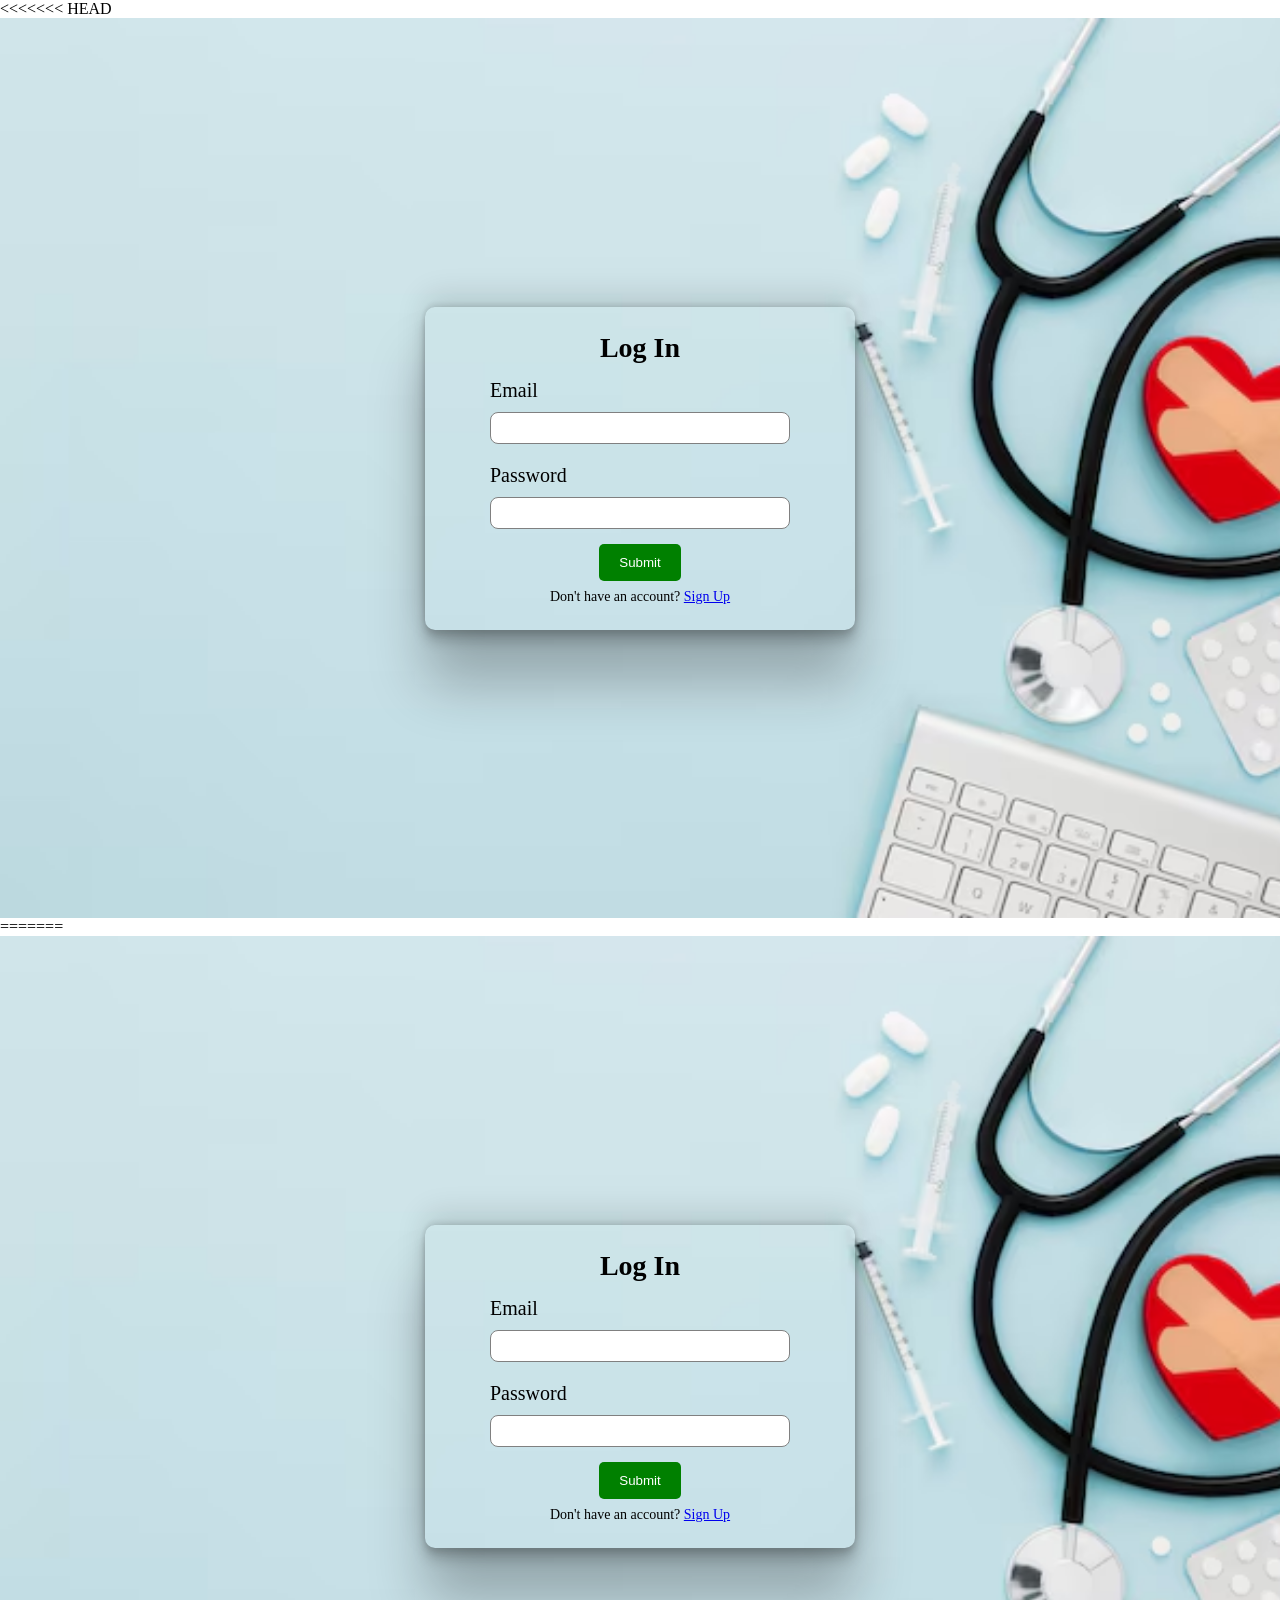
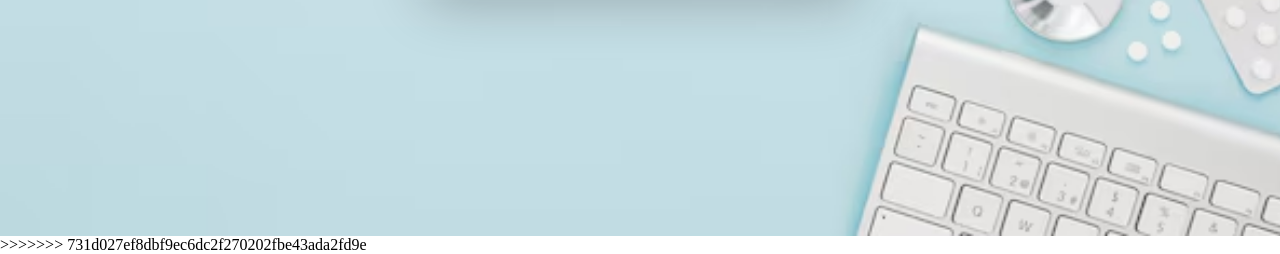
<file: templates/login.html>
<<<<<<< HEAD
<!DOCTYPE html>
<html>
<head>
    <title>Log In Form</title>
    <style>
        * {
            margin: 0px;
        }
        .main {
            background-image: url("/static/images/backg.avif");
            background-size: cover;
            height: 100vh;
            width: 100vw;
            display: flex;
            flex-direction: column;
            justify-content: center;
            align-items: center;
        }
        .box {
            margin: 80px;
            padding: 25px;
            padding-left: 50px;
            padding-right: 50px;
            border-radius: 10px;
            box-shadow: rgba(0, 0, 0, 0.25) 0px 54px 55px, rgba(0, 0, 0, 0.12) 0px -12px 30px, rgba(0, 0, 0, 0.12) 0px 4px 6px, rgba(0, 0, 0, 0.17) 0px 12px 13px, rgba(0, 0, 0, 0.09) 0px -3px 5px;
        }
        .set {
            margin: 10px;
            display: flex;
            flex-direction: column; 
        }
        .label {
            margin: 5px;
            font-family: Roboto;
            font-size: 20px;
        }
        .input {
            width: 300px;
            height: 32px;
            border-radius: 8px;
            border: 1px solid grey;
            margin: 5px;
        }
        .head {
            font-size: 28px;
            font-family: Roboto;
            text-align: center;
            color: black;
        }
        .button {
            padding: 11px;
            padding-left: 20px;
            padding-right: 20px;
            color: #ffffff;
            border: 0px solid;
            border-radius: 5px;
            background-color: green;
        }
        .set1 {
            display: flex;
            flex-direction: row;
            justify-content: center;
            align-items: center;
            margin: 8px;
        }
        .para {
            text-align: center;
            font-family: Roboto;
            font-size: 14px;
        }
    </style>
</head>
<body>
    <div class="main">
        <div class="box">
            <h1 class="head">Log In</h1>
            <form id="login-form">
                <div class="set">
                    <label for="email" class="label">Email</label>
                    <input type="email" class="input" id="email" name="email" required />
                </div>
                <div class="set">
                    <label for="password" class="label">Password</label>
                    <input type="password" class="input" id="password" name="password" required />
                </div>
                <div class="set1">
                    <button type="submit" class="button">Submit</button>
                </div>
            </form>
            <p class="para">Don't have an account? <a href="/signup">Sign Up</a></p>
        </div>
    </div>

    <script>
        document.getElementById('login-form').addEventListener('submit', function(event) {
            event.preventDefault();
            const email = document.getElementById('email').value;
            const password = document.getElementById('password').value;

            fetch('/login', {
                method: 'POST',
                headers: {
                    'Content-Type': 'application/json'
                },
                body: JSON.stringify({ email, password })
            })
            .then(response => response.json())
            .then(data => {
                alert(data.message);
                if (data.message === 'Login successful') {
                    window.location.href = '/dashboard'; 
                }
            })
            .catch(error => {
                console.error('Error:', error);
            });
        });
    </script>
</body>
</html>
=======
<!DOCTYPE html>
<html>
<head>
    <title>Log In Form</title>
    <style>
        * {
            margin: 0px;
        }
        .main {
            background-image: url("/static/images/backg.avif");
            background-size: cover;
            height: 100vh;
            width: 100vw;
            display: flex;
            flex-direction: column;
            justify-content: center;
            align-items: center;
        }
        .box {
            margin: 80px;
            padding: 25px;
            padding-left: 50px;
            padding-right: 50px;
            border-radius: 10px;
            box-shadow: rgba(0, 0, 0, 0.25) 0px 54px 55px, rgba(0, 0, 0, 0.12) 0px -12px 30px, rgba(0, 0, 0, 0.12) 0px 4px 6px, rgba(0, 0, 0, 0.17) 0px 12px 13px, rgba(0, 0, 0, 0.09) 0px -3px 5px;
        }
        .set {
            margin: 10px;
            display: flex;
            flex-direction: column; 
        }
        .label {
            margin: 5px;
            font-family: Roboto;
            font-size: 20px;
        }
        .input {
            width: 300px;
            height: 32px;
            border-radius: 8px;
            border: 1px solid grey;
            margin: 5px;
        }
        .head {
            font-size: 28px;
            font-family: Roboto;
            text-align: center;
            color: black;
        }
        .button {
            padding: 11px;
            padding-left: 20px;
            padding-right: 20px;
            color: #ffffff;
            border: 0px solid;
            border-radius: 5px;
            background-color: green;
        }
        .set1 {
            display: flex;
            flex-direction: row;
            justify-content: center;
            align-items: center;
            margin: 8px;
        }
        .para {
            text-align: center;
            font-family: Roboto;
            font-size: 14px;
        }
    </style>
</head>
<body>
    <div class="main">
        <div class="box">
            <h1 class="head">Log In</h1>
            <form id="login-form">
                <div class="set">
                    <label for="email" class="label">Email</label>
                    <input type="email" class="input" id="email" name="email" required />
                </div>
                <div class="set">
                    <label for="password" class="label">Password</label>
                    <input type="password" class="input" id="password" name="password" required />
                </div>
                <div class="set1">
                    <button type="submit" class="button">Submit</button>
                </div>
            </form>
            <p class="para">Don't have an account? <a href="/signup">Sign Up</a></p>
        </div>
    </div>

    <script>
        document.getElementById('login-form').addEventListener('submit', function(event) {
            event.preventDefault();
            const email = document.getElementById('email').value;
            const password = document.getElementById('password').value;

            fetch('/login', {
                method: 'POST',
                headers: {
                    'Content-Type': 'application/json'
                },
                body: JSON.stringify({ email, password })
            })
            .then(response => response.json())
            .then(data => {
                alert(data.message);
                if (data.message === 'Login successful') {
                    window.location.href = '/dashboard'; 
                }
            })
            .catch(error => {
                console.error('Error:', error);
            });
        });
    </script>
</body>
</html>
>>>>>>> 731d027ef8dbf9ec6dc2f270202fbe43ada2fd9e
</file>
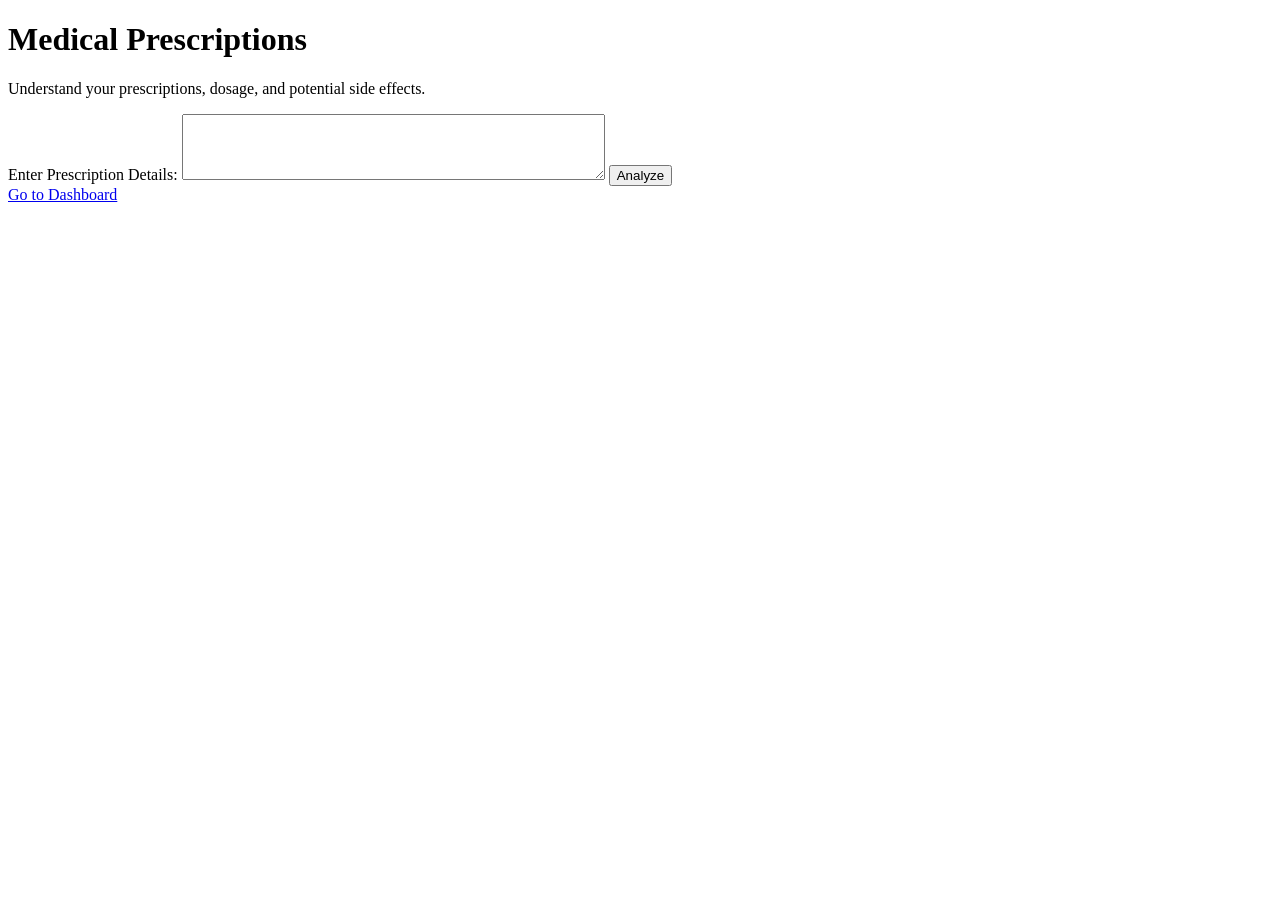
<file: templates/prescriptions.html>
<!DOCTYPE html>
<html lang="en">
<head>
    <meta charset="UTF-8">
    <meta name="viewport" content="width=device-width, initial-scale=1.0">
    <title>Medical Prescriptions</title>
</head>
<body>
    <h1>Medical Prescriptions</h1>
    <p>Understand your prescriptions, dosage, and potential side effects.</p>
    <form action="/analyze_prescription" method="POST">
        <label for="prescription">Enter Prescription Details:</label>
        <textarea id="prescription" name="prescription" rows="4" cols="50" required></textarea>
        <button type="submit">Analyze</button>
    </form>
    <div class="text-center mt-4">
        <a href="/dashboard" class="btn btn-dashboard">Go to Dashboard</a>
    </div>
</body>
</html>
</file>
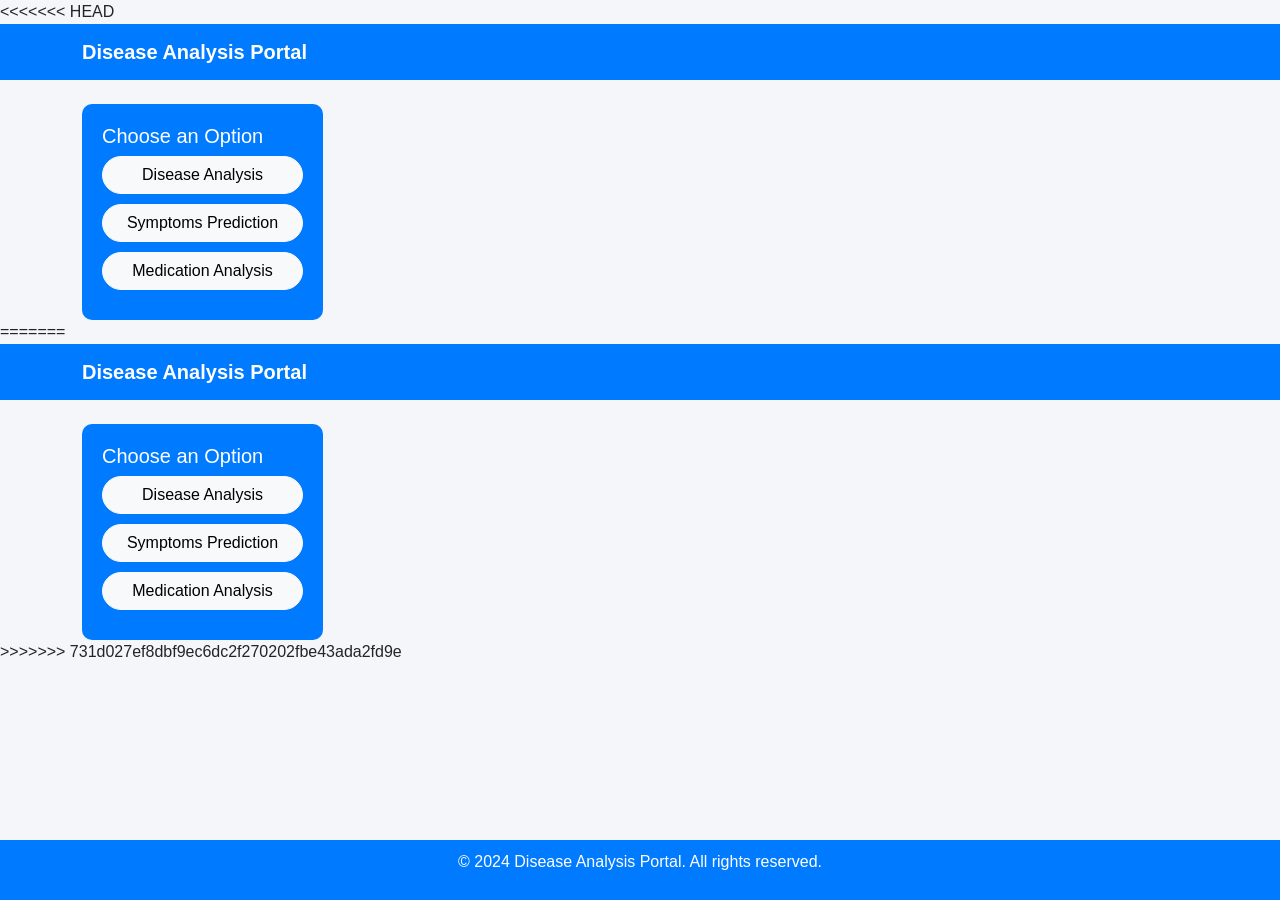
<file: templates/research.html>
<<<<<<< HEAD
<!DOCTYPE html>
<html lang="en">
<head>
    <meta charset="UTF-8">
    <meta name="viewport" content="width=device-width, initial-scale=1.0">
    <title>Disease Analysis Portal</title>
    <link href="https://cdn.jsdelivr.net/npm/bootstrap@5.3.0-alpha1/dist/css/bootstrap.min.css" rel="stylesheet">
    <style>
        body {
            background-color: #f4f6f9;
            font-family: 'Arial', sans-serif;
        }
        .navbar {
            background-color: #007bff;
        }
        .navbar-brand {
            color: white;
            font-weight: bold;
        }
        .section {
            padding: 20px;
            margin: 20px 0;
            background: white;
            box-shadow: 0 4px 6px rgba(0, 0, 0, 0.1);
            border-radius: 10px;
        }
        .btn-primary {
            background-color: #007bff;
        }
        footer {
            background-color: #007bff;
            color: white;
            padding: 10px 0;
            text-align: center;
            position: fixed;
            bottom: 0;
            width: 100%;
        }
        .page-content {
            display: none;
            overflow-x: hidden;
        }
        

        .sidebar {
            background-color: #007bff;
            color: white;
            padding: 20px;
            border-radius: 10px;
            margin-right: 20px;
        }
        .sidebar .btn {
            width: 100%;
            margin-bottom: 10px;
            border-radius: 25px;
        }
        .sidebar .btn:hover {
            background-color: #ffbb33;
            color: white;
        }
    </style>
</head>
<body>

    <nav class="navbar navbar-expand-lg">
        <div class="container">
            <a class="navbar-brand" href="#">Disease Analysis Portal</a>
        </div>
    </nav>

    <div class="container mt-4">
        <div class="row">
            <!-- Left Sidebar with Button Links -->
            <div class="col-md-3">
                <div class="sidebar">
                    <h5>Choose an Option</h5>
                    <button class="btn btn-light" onclick="openPage('diseaseAnalysisPage')">Disease Analysis</button>
                    <button class="btn btn-light" onclick="openPage('symptomsPredictionPage')">Symptoms Prediction</button>
                    <button class="btn btn-light" onclick="openPage('medicationAnalysisPage')">Medication Analysis</button>
                </div>
            </div>

            <!-- Right Side for Content -->
            <div class="col-md-9">
                <!-- Disease Analysis Section (Initially hidden) -->
                <div class="row page-content" id="diseaseAnalysisPage">
                    <div class="col-md-12">
                        <div class="section">
                            <h4 class="text-center">Disease Analysis</h4>
                            <div class="mb-3">
                                <label for="diseaseInput" class="form-label">Enter Disease Name</label>
                                <input type="text" class="form-control" id="diseaseInput" placeholder="E.g., Diabetes">
                            </div>
                            <button class="btn btn-primary w-100" onclick="fetchPrecautions()">Get Precautions</button>
                            <div id="diseaseResult" class="mt-3"></div>
                        </div>
                    </div>
                </div>

                <!-- Symptoms Prediction Section (Initially hidden) -->
                <div class="row page-content" id="symptomsPredictionPage">
                    <div class="col-md-12">
                        <div class="section">
                            <h4 class="text-center">Symptoms Prediction</h4>
                            <div class="mb-3">
                                <label for="symptomsInput" class="form-label">Enter Symptoms</label>
                                <input type="text" class="form-control" id="symptomsInput" placeholder="E.g., Fever, Cough">
                            </div>
                            <button class="btn btn-primary w-100" onclick="fetchDiseases()">Predict Diseases</button>
                            <div id="symptomsResult" class="mt-3"></div>
                        </div>
                    </div>
                </div>

                <!-- Medication Analysis Section (Initially hidden) -->
                <div class="row page-content" id="medicationAnalysisPage">
                    <div class="col-md-12">
                        <div class="section">
                            <h4 class="text-center">Medication Analysis</h4>
                            <div class="mb-3">
                                <label for="medicineInput" class="form-label">Enter Medicine Name</label>
                                <input type="text" class="form-control" id="medicineInput" placeholder="E.g., Paracetamol">
                            </div>
                            <button class="btn btn-primary w-100" onclick="fetchMedicineInfo()">Get Medication Info</button>
                            <div id="medicineResult" class="mt-3"></div>
                        </div>
                    </div>
                </div>
            </div>
        </div>
    </div>

    <footer>
        <p>&copy; 2024 Disease Analysis Portal. All rights reserved.</p>
    </footer>

    <script>
        const apiBaseUrl = 'http://127.0.0.1:5000';

        function openPage(pageId) {
            // Hide all pages
            const pages = document.querySelectorAll('.page-content');
            pages.forEach(page => page.style.display = 'none');
            
            // Show the selected page
            document.getElementById(pageId).style.display = 'block';
        }

        function fetchPrecautions() {
            const disease = document.getElementById('diseaseInput').value.trim();
            if (!disease) {
                alert('Please enter a disease name');
                return;
            }
            
            fetch(`${apiBaseUrl}/get_precautions?disease=${encodeURIComponent(disease)}`)
                .then(response => response.json())
                .then(data => {
                    const resultDiv = document.getElementById('diseaseResult');
                    resultDiv.innerHTML = data.error ? `<p class='text-danger'>${data.error}</p>` : `<h5>${data.disease}</h5><ul>${data.precautions.map(p => `<li>${p}</li>`).join('')}</ul>`;
                })
                .catch(error => console.error('Error:', error));
        }

        function fetchDiseases() {
            const symptoms = document.getElementById('symptomsInput').value.trim();
            if (!symptoms) {
                alert('Please enter symptoms');
                return;
            }

            fetch(`${apiBaseUrl}/get_diseases?symptoms=${encodeURIComponent(symptoms)}`)
                .then(response => response.json())
                .then(data => {
                    const resultDiv = document.getElementById('symptomsResult');
                    resultDiv.innerHTML = data.error ? `<p class='text-danger'>${data.error}</p>` : `<ul>${data.diseases.map(d => `<li>${d}</li>`).join('')}</ul>`;
                })
                .catch(error => console.error('Error:', error));
        }

        function fetchMedicineInfo() {
            const medicine = document.getElementById('medicineInput').value.trim();
            if (!medicine) {
                alert('Please enter a medicine name');
                return;
            }

            fetch(`${apiBaseUrl}/medicine?medicine_name=${encodeURIComponent(medicine)}`)
                .then(response => response.json())
                .then(data => {
                    const resultDiv = document.getElementById('medicineResult');
                    resultDiv.innerHTML = data.error ? `<p class='text-danger'>${data.error}</p>` : `<pre>${data.medicine_info}</pre>`;
                })
                .catch(error => console.error('Error:', error));
        }
    </script>
</body>
</html>
=======
<!DOCTYPE html>
<html lang="en">
<head>
    <meta charset="UTF-8">
    <meta name="viewport" content="width=device-width, initial-scale=1.0">
    <title>Disease Analysis Portal</title>
    <link href="https://cdn.jsdelivr.net/npm/bootstrap@5.3.0-alpha1/dist/css/bootstrap.min.css" rel="stylesheet">
    <style>
        body {
            background-color: #f4f6f9;
            font-family: 'Arial', sans-serif;
        }
        .navbar {
            background-color: #007bff;
        }
        .navbar-brand {
            color: white;
            font-weight: bold;
        }
        .section {
            padding: 20px;
            margin: 20px 0;
            background: white;
            box-shadow: 0 4px 6px rgba(0, 0, 0, 0.1);
            border-radius: 10px;
        }
        .btn-primary {
            background-color: #007bff;
        }
        footer {
            background-color: #007bff;
            color: white;
            padding: 10px 0;
            text-align: center;
            position: fixed;
            bottom: 0;
            width: 100%;
        }
        .page-content {
            display: none;
            overflow-x: hidden;
        }
        

        .sidebar {
            background-color: #007bff;
            color: white;
            padding: 20px;
            border-radius: 10px;
            margin-right: 20px;
        }
        .sidebar .btn {
            width: 100%;
            margin-bottom: 10px;
            border-radius: 25px;
        }
        .sidebar .btn:hover {
            background-color: #ffbb33;
            color: white;
        }
    </style>
</head>
<body>

    <nav class="navbar navbar-expand-lg">
        <div class="container">
            <a class="navbar-brand" href="#">Disease Analysis Portal</a>
        </div>
    </nav>

    <div class="container mt-4">
        <div class="row">
            <!-- Left Sidebar with Button Links -->
            <div class="col-md-3">
                <div class="sidebar">
                    <h5>Choose an Option</h5>
                    <button class="btn btn-light" onclick="openPage('diseaseAnalysisPage')">Disease Analysis</button>
                    <button class="btn btn-light" onclick="openPage('symptomsPredictionPage')">Symptoms Prediction</button>
                    <button class="btn btn-light" onclick="openPage('medicationAnalysisPage')">Medication Analysis</button>
                </div>
            </div>

            <!-- Right Side for Content -->
            <div class="col-md-9">
                <!-- Disease Analysis Section (Initially hidden) -->
                <div class="row page-content" id="diseaseAnalysisPage">
                    <div class="col-md-12">
                        <div class="section">
                            <h4 class="text-center">Disease Analysis</h4>
                            <div class="mb-3">
                                <label for="diseaseInput" class="form-label">Enter Disease Name</label>
                                <input type="text" class="form-control" id="diseaseInput" placeholder="E.g., Diabetes">
                            </div>
                            <button class="btn btn-primary w-100" onclick="fetchPrecautions()">Get Precautions</button>
                            <div id="diseaseResult" class="mt-3"></div>
                        </div>
                    </div>
                </div>

                <!-- Symptoms Prediction Section (Initially hidden) -->
                <div class="row page-content" id="symptomsPredictionPage">
                    <div class="col-md-12">
                        <div class="section">
                            <h4 class="text-center">Symptoms Prediction</h4>
                            <div class="mb-3">
                                <label for="symptomsInput" class="form-label">Enter Symptoms</label>
                                <input type="text" class="form-control" id="symptomsInput" placeholder="E.g., Fever, Cough">
                            </div>
                            <button class="btn btn-primary w-100" onclick="fetchDiseases()">Predict Diseases</button>
                            <div id="symptomsResult" class="mt-3"></div>
                        </div>
                    </div>
                </div>

                <!-- Medication Analysis Section (Initially hidden) -->
                <div class="row page-content" id="medicationAnalysisPage">
                    <div class="col-md-12">
                        <div class="section">
                            <h4 class="text-center">Medication Analysis</h4>
                            <div class="mb-3">
                                <label for="medicineInput" class="form-label">Enter Medicine Name</label>
                                <input type="text" class="form-control" id="medicineInput" placeholder="E.g., Paracetamol">
                            </div>
                            <button class="btn btn-primary w-100" onclick="fetchMedicineInfo()">Get Medication Info</button>
                            <div id="medicineResult" class="mt-3"></div>
                        </div>
                    </div>
                </div>
            </div>
        </div>
    </div>

    <footer>
        <p>&copy; 2024 Disease Analysis Portal. All rights reserved.</p>
    </footer>

    <script>
        const apiBaseUrl = 'http://127.0.0.1:5000';

        function openPage(pageId) {
            // Hide all pages
            const pages = document.querySelectorAll('.page-content');
            pages.forEach(page => page.style.display = 'none');
            
            // Show the selected page
            document.getElementById(pageId).style.display = 'block';
        }

        function fetchPrecautions() {
            const disease = document.getElementById('diseaseInput').value.trim();
            if (!disease) {
                alert('Please enter a disease name');
                return;
            }
            
            fetch(`${apiBaseUrl}/get_precautions?disease=${encodeURIComponent(disease)}`)
                .then(response => response.json())
                .then(data => {
                    const resultDiv = document.getElementById('diseaseResult');
                    resultDiv.innerHTML = data.error ? `<p class='text-danger'>${data.error}</p>` : `<h5>${data.disease}</h5><ul>${data.precautions.map(p => `<li>${p}</li>`).join('')}</ul>`;
                })
                .catch(error => console.error('Error:', error));
        }

        function fetchDiseases() {
            const symptoms = document.getElementById('symptomsInput').value.trim();
            if (!symptoms) {
                alert('Please enter symptoms');
                return;
            }

            fetch(`${apiBaseUrl}/get_diseases?symptoms=${encodeURIComponent(symptoms)}`)
                .then(response => response.json())
                .then(data => {
                    const resultDiv = document.getElementById('symptomsResult');
                    resultDiv.innerHTML = data.error ? `<p class='text-danger'>${data.error}</p>` : `<ul>${data.diseases.map(d => `<li>${d}</li>`).join('')}</ul>`;
                })
                .catch(error => console.error('Error:', error));
        }

        function fetchMedicineInfo() {
            const medicine = document.getElementById('medicineInput').value.trim();
            if (!medicine) {
                alert('Please enter a medicine name');
                return;
            }

            fetch(`${apiBaseUrl}/medicine?medicine_name=${encodeURIComponent(medicine)}`)
                .then(response => response.json())
                .then(data => {
                    const resultDiv = document.getElementById('medicineResult');
                    resultDiv.innerHTML = data.error ? `<p class='text-danger'>${data.error}</p>` : `<pre>${data.medicine_info}</pre>`;
                })
                .catch(error => console.error('Error:', error));
        }
    </script>
</body>
</html>
>>>>>>> 731d027ef8dbf9ec6dc2f270202fbe43ada2fd9e
</file>
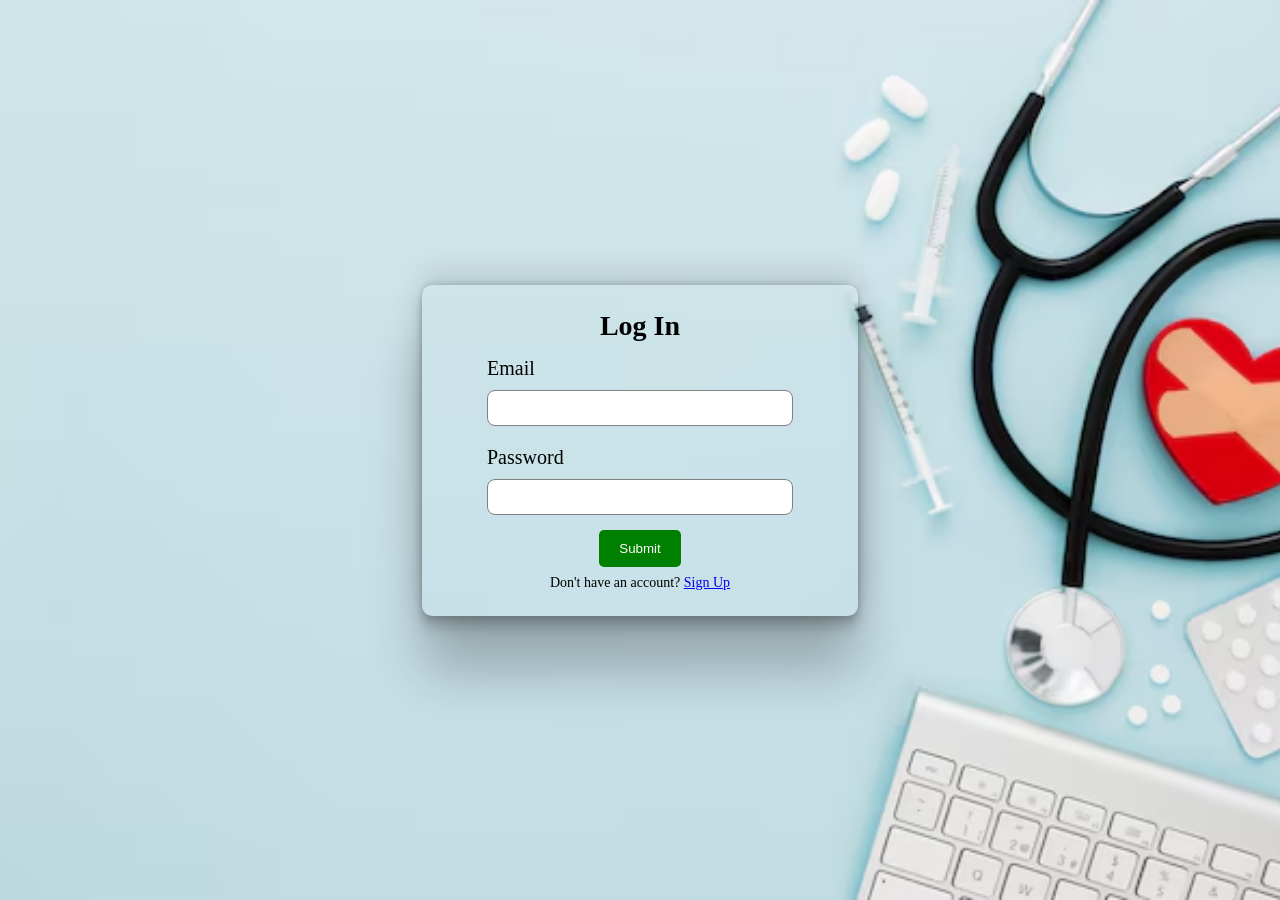
<file: templates/signin.html>
<!DOCTYPE html>
<html>
<head>
    <title>Log In Form</title>
    <style>
        * {
            margin: 0px;
        }
        .main {
            background-image: url("/static/images/backg.avif");
            background-size: cover;
            height: 100vh;
            width: 100vw;
            display: flex;
            flex-direction: column;
            justify-content: center;
            align-items: center;
        }
        .box {
            margin: 80px;
            padding: 25px;
            padding-left: 50px;
            padding-right: 50px;
            border-radius: 10px;
            box-shadow: rgba(0, 0, 0, 0.25) 0px 54px 55px, rgba(0, 0, 0, 0.12) 0px -12px 30px, rgba(0, 0, 0, 0.12) 0px 4px 6px, rgba(0, 0, 0, 0.17) 0px 12px 13px, rgba(0, 0, 0, 0.09) 0px -3px 5px;
        }
        .set {
            margin: 10px;
            display: flex;
            flex-direction: column; 
        }
        .label {
            margin: 5px;
            font-family: Roboto;
            font-size: 20px;
        }
        .input {
            width: 300px;
            height: 32px;
            border-radius: 8px;
            border: 1px solid grey;
            margin: 5px;
        }
        .head {
            font-size: 28px;
            font-family: Roboto;
            text-align: center;
            color: black;
        }
        .button {
            padding: 11px;
            padding-left: 20px;
            padding-right: 20px;
            color: #ffffff;
            border: 0px solid;
            border-radius: 5px;
            background-color: green;
        }
        .set1 {
            display: flex;
            flex-direction: row;
            justify-content: center;
            align-items: center;
            margin: 8px;
        }
        .para {
            text-align: center;
            font-family: Roboto;
            font-size: 14px;
        }
    </style>
</head>
<body>
    <div class="main">
        <div class="box">
            <h1 class="head">Log In</h1>
            <form id="login-form">
                <div class="set">
                    <label for="email" class="label">Email</label>
                    <input type="email" class="input" id="email" name="email" required />
                </div>
                <div class="set">
                    <label for="password" class="label">Password</label>
                    <input type="password" class="input" id="password" name="password" required />
                </div>
                <div class="set1">
                    <button type="submit" class="button">Submit</button>
                </div>
            </form>
            <p class="para">Don't have an account? <a href="/signup">Sign Up</a></p>
        </div>
    </div>

    <script>
        document.getElementById('login-form').addEventListener('submit', function(event) {
            event.preventDefault();
            const email = document.getElementById('email').value;
            const password = document.getElementById('password').value;

            fetch('/login', {
                method: 'POST',
                headers: {
                    'Content-Type': 'application/json'
                },
                body: JSON.stringify({ email, password })
            })
            .then(response => response.json())
            .then(data => {
                alert(data.message);
                if (data.message === 'Login successful') {
                    window.location.href = '/dashboard'; 
                }
            })
            .catch(error => {
                console.error('Error:', error);
            });
        });
    </script>
</body>
</html>
</file>
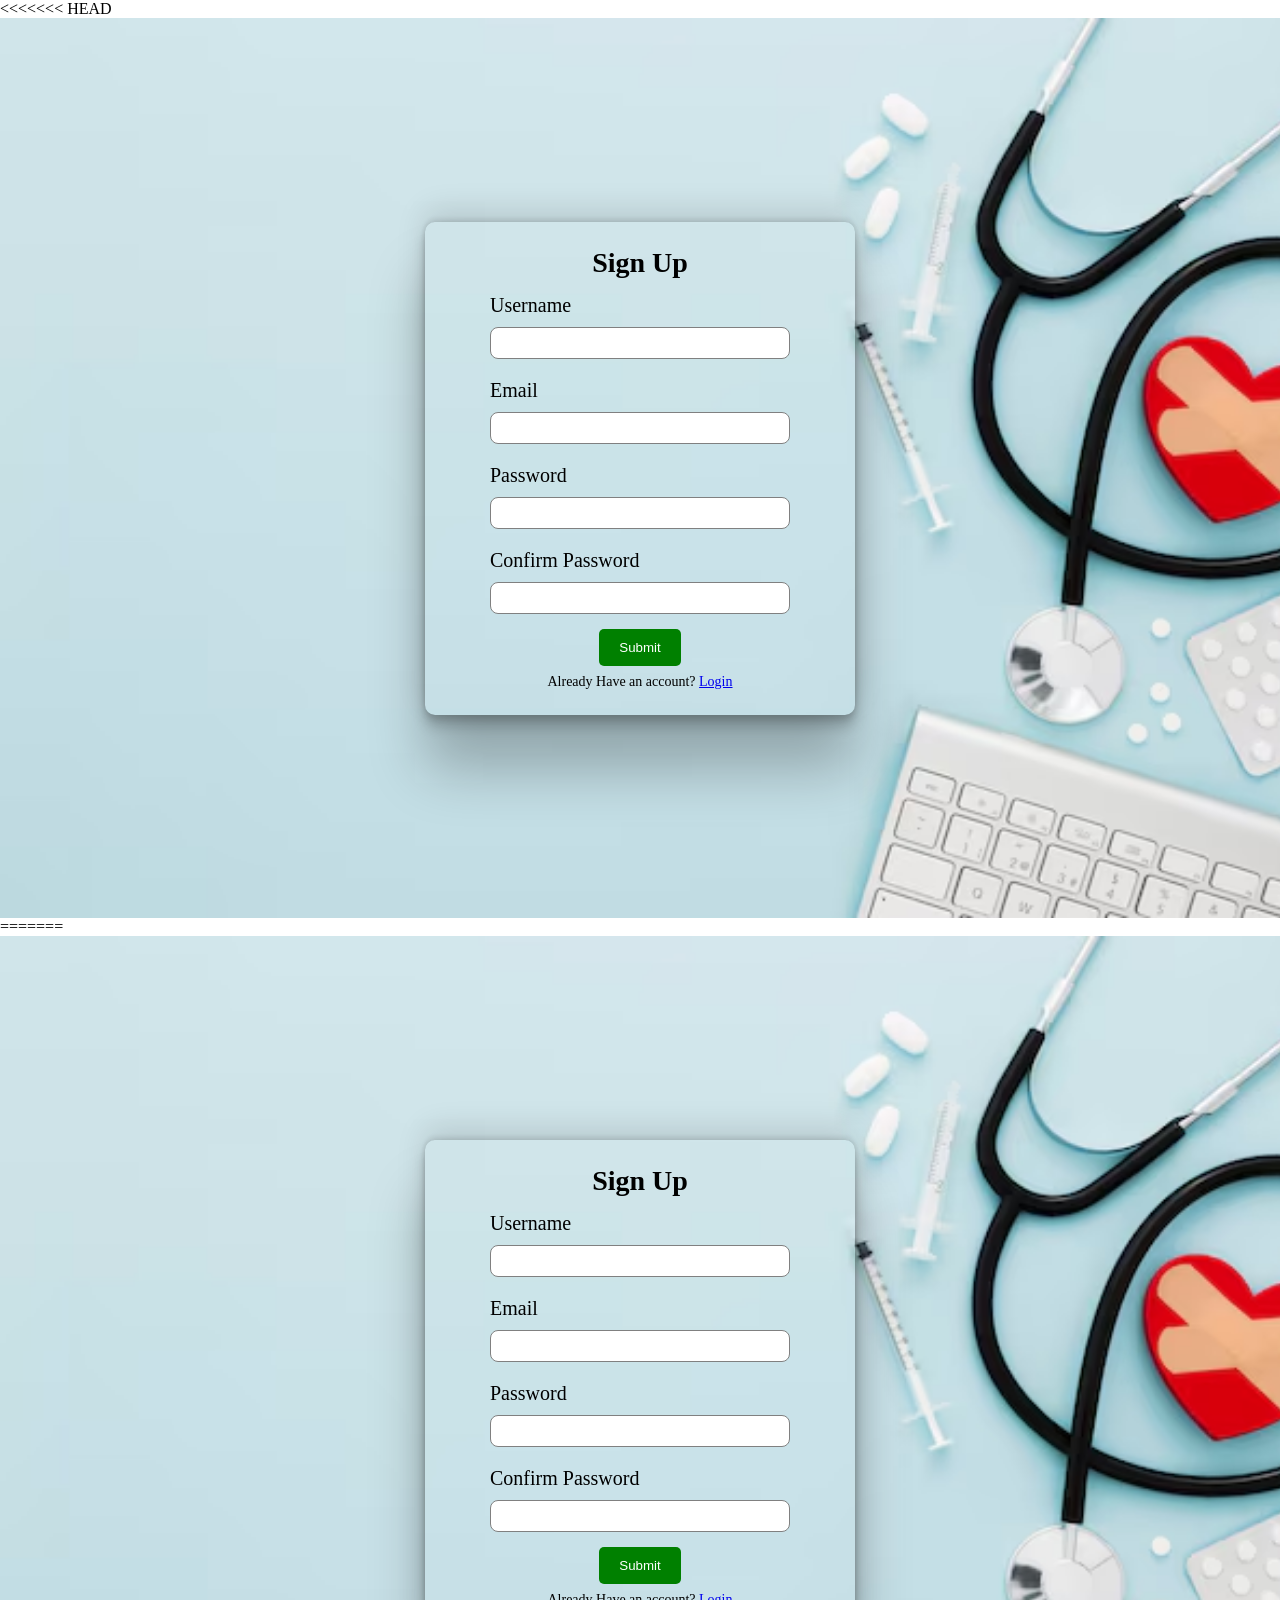
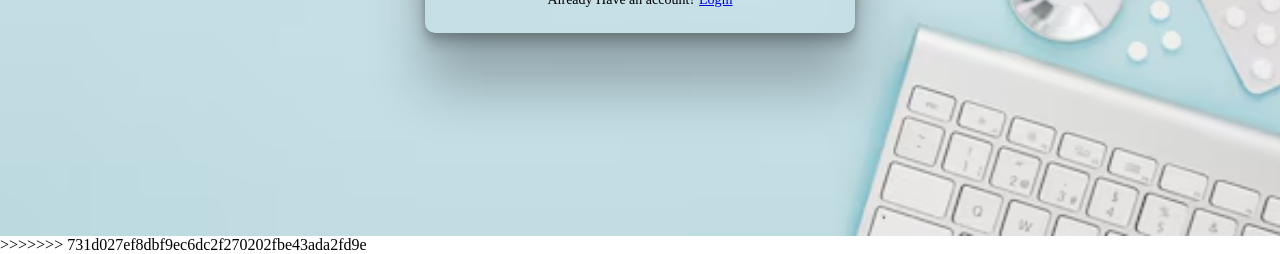
<file: templates/signup.html>
<<<<<<< HEAD
<!DOCTYPE html>
<html lang="en">
<head>
    <title>Sign Up Form</title>
    <style>
        * {
            margin: 0px;
        }
        .main {
            background-image: url("/static/images/backg.avif");
            background-size: cover;
            height: 100vh;
            width: 100vw;
            display: flex;
            flex-direction: column;
            justify-content: center;
            align-items: center;
        }
        .box {
            margin: 80px;
            padding: 25px;
            padding-left: 50px;
            padding-right: 50px;
            border-radius: 10px;
            box-shadow: rgba(0, 0, 0, 0.25) 0px 54px 55px, rgba(0, 0, 0, 0.12) 0px -12px 30px, rgba(0, 0, 0, 0.12) 0px 4px 6px, rgba(0, 0, 0, 0.17) 0px 12px 13px, rgba(0, 0, 0, 0.09) 0px -3px 5px;
        }
        .set {
            margin: 10px;
            display: flex;
            flex-direction: column;
        }
        .label {
            margin: 5px;
            font-family: Roboto;
            font-size: 20px;
        }
        .input {
            width: 300px;
            height: 32px;
            border-radius: 8px;
            border: 1px solid grey;
            margin: 5px;
        }
        .head {
            font-size: 28px;
            font-family: Roboto;
            text-align: center;
            color: black
        }
        .button {
            padding: 11px;
            padding-left: 20px;
            padding-right: 20px;
            color: #ffffff;
            border: 0px solid;
            border-radius: 5px;
            background-color: green;
        }
        .set1 {
            display: flex;
            flex-direction: row;
            justify-content: center;
            align-items: center;
            margin: 8px;
        }
        .para {
            text-align: center;
            font-family: Roboto;
            font-size: 14px;
        }
    </style>
</head>
<body>
    <div class="main">
        <div class="box">
            <h1 class="head">Sign Up</h1>
            <form id="signup-form">
                <div class="set">
                    <label for="username" class="label">Username</label>
                    <input type="text" class="input" id="username" required />
                </div>
                <div class="set">
                    <label for="email" class="label">Email</label>
                    <input type="email" class="input" id="email" required />
                </div>
                <div class="set">
                    <label for="password" class="label">Password</label>
                    <input type="password" class="input" id="password" required />
                </div>
                <div class="set">
                    <label for="confirmpassword" class="label">Confirm Password</label>
                    <input type="password" class="input" id="confirmpassword" required />
                </div>
                <div class="set1">
                    <button type="submit" class="button">Submit</button>
                </div>
            </form>
            <p class="para">Already Have an account? <a href="/login">Login</a></p>
        </div>
    </div>

    <script>
        document.getElementById('signup-form').addEventListener('submit', function(event) {
            event.preventDefault();
            const username = document.getElementById('username').value;
            const email = document.getElementById('email').value;
            const password = document.getElementById('password').value;
            const confirmPassword = document.getElementById('confirmpassword').value;

            if (password !== confirmPassword) {
                alert('Passwords do not match!');
                return;
            }

            fetch('/signup', {
                method: 'POST',
                headers: {
                    'Content-Type': 'application/json'
                },
                body: JSON.stringify({ username, email, password })
            })
            .then(response => response.text())
            .then(data => {
                alert(data);
                if (data === 'Signup successful') {
                    window.location.href = '/signin';
                }
            })
            .catch(error => {
                console.error('Error:', error);
            });
        });
    </script>
</body>
</html>
=======
<!DOCTYPE html>
<html lang="en">
<head>
    <title>Sign Up Form</title>
    <style>
        * {
            margin: 0px;
        }
        .main {
            background-image: url("/static/images/backg.avif");
            background-size: cover;
            height: 100vh;
            width: 100vw;
            display: flex;
            flex-direction: column;
            justify-content: center;
            align-items: center;
        }
        .box {
            margin: 80px;
            padding: 25px;
            padding-left: 50px;
            padding-right: 50px;
            border-radius: 10px;
            box-shadow: rgba(0, 0, 0, 0.25) 0px 54px 55px, rgba(0, 0, 0, 0.12) 0px -12px 30px, rgba(0, 0, 0, 0.12) 0px 4px 6px, rgba(0, 0, 0, 0.17) 0px 12px 13px, rgba(0, 0, 0, 0.09) 0px -3px 5px;
        }
        .set {
            margin: 10px;
            display: flex;
            flex-direction: column;
        }
        .label {
            margin: 5px;
            font-family: Roboto;
            font-size: 20px;
        }
        .input {
            width: 300px;
            height: 32px;
            border-radius: 8px;
            border: 1px solid grey;
            margin: 5px;
        }
        .head {
            font-size: 28px;
            font-family: Roboto;
            text-align: center;
            color: black
        }
        .button {
            padding: 11px;
            padding-left: 20px;
            padding-right: 20px;
            color: #ffffff;
            border: 0px solid;
            border-radius: 5px;
            background-color: green;
        }
        .set1 {
            display: flex;
            flex-direction: row;
            justify-content: center;
            align-items: center;
            margin: 8px;
        }
        .para {
            text-align: center;
            font-family: Roboto;
            font-size: 14px;
        }
    </style>
</head>
<body>
    <div class="main">
        <div class="box">
            <h1 class="head">Sign Up</h1>
            <form id="signup-form">
                <div class="set">
                    <label for="username" class="label">Username</label>
                    <input type="text" class="input" id="username" required />
                </div>
                <div class="set">
                    <label for="email" class="label">Email</label>
                    <input type="email" class="input" id="email" required />
                </div>
                <div class="set">
                    <label for="password" class="label">Password</label>
                    <input type="password" class="input" id="password" required />
                </div>
                <div class="set">
                    <label for="confirmpassword" class="label">Confirm Password</label>
                    <input type="password" class="input" id="confirmpassword" required />
                </div>
                <div class="set1">
                    <button type="submit" class="button">Submit</button>
                </div>
            </form>
            <p class="para">Already Have an account? <a href="/login">Login</a></p>
        </div>
    </div>

    <script>
        document.getElementById('signup-form').addEventListener('submit', function(event) {
            event.preventDefault();
            const username = document.getElementById('username').value;
            const email = document.getElementById('email').value;
            const password = document.getElementById('password').value;
            const confirmPassword = document.getElementById('confirmpassword').value;

            if (password !== confirmPassword) {
                alert('Passwords do not match!');
                return;
            }

            fetch('/signup', {
                method: 'POST',
                headers: {
                    'Content-Type': 'application/json'
                },
                body: JSON.stringify({ username, email, password })
            })
            .then(response => response.text())
            .then(data => {
                alert(data);
                if (data === 'Signup successful') {
                    window.location.href = '/signin';
                }
            })
            .catch(error => {
                console.error('Error:', error);
            });
        });
    </script>
</body>
</html>
>>>>>>> 731d027ef8dbf9ec6dc2f270202fbe43ada2fd9e
</file>
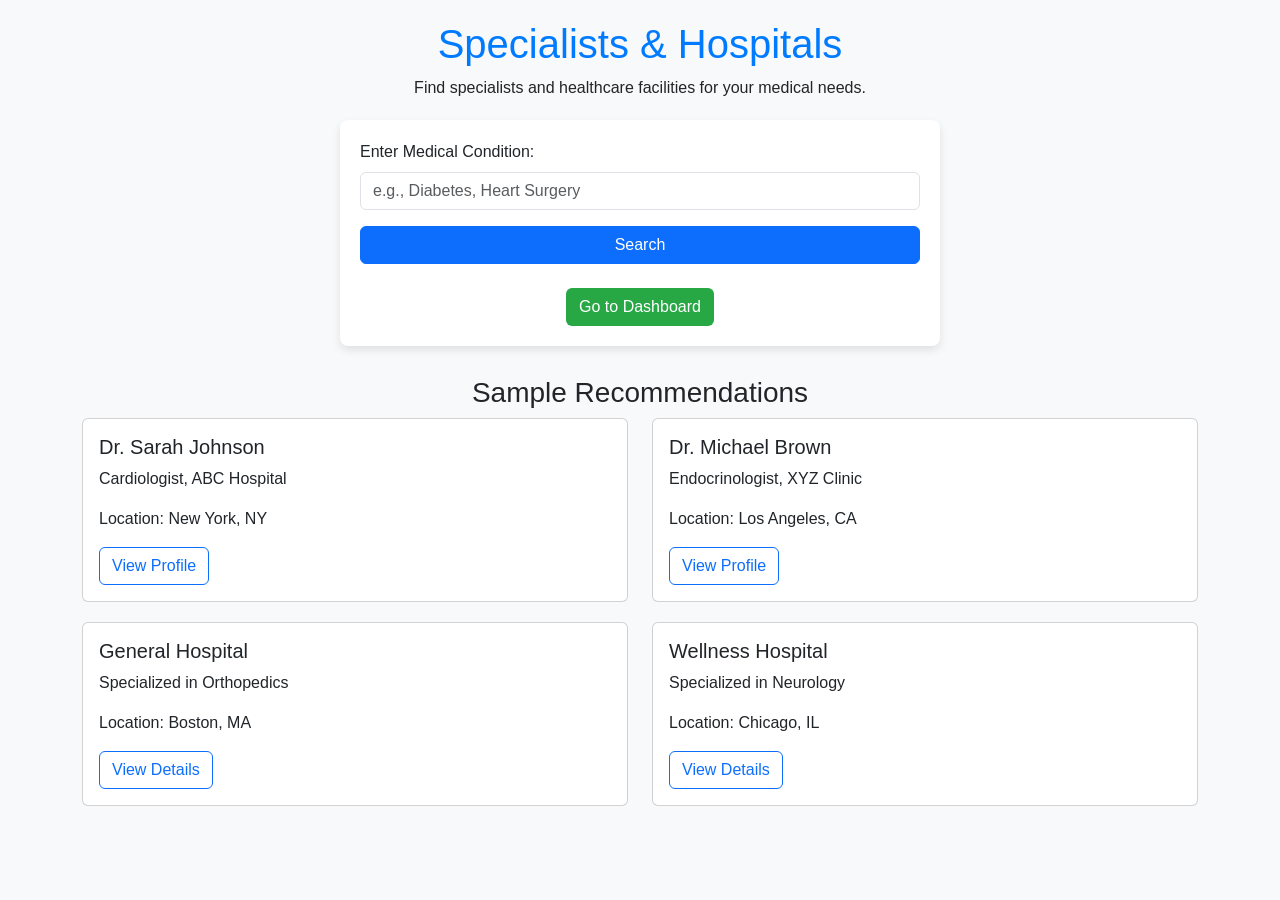
<file: templates/specialists.html>
<!DOCTYPE html>
<html lang="en">
<head>
    <meta charset="UTF-8">
    <meta name="viewport" content="width=device-width, initial-scale=1.0">
    <title>Specialists & Hospitals</title>
    <!-- Bootstrap CSS -->
    <link href="https://cdn.jsdelivr.net/npm/bootstrap@5.3.0-alpha3/dist/css/bootstrap.min.css" rel="stylesheet">
    <style>
        body {
            background-color: #f8f9fa;
            font-family: Arial, sans-serif;
        }
        h1 {
            color: #007bff;
            text-align: center;
            margin-top: 20px;
        }
        .form-container {
            max-width: 600px;
            margin: 20px auto;
            padding: 20px;
            background: #ffffff;
            border-radius: 8px;
            box-shadow: 0 4px 8px rgba(0, 0, 0, 0.1);
        }
        .recommendations {
            margin-top: 30px;
        }
        .recommendation-card {
            margin-bottom: 20px;
        }
        .btn-dashboard {
            background-color: #28a745;
            color: #fff;
        }
        .btn-dashboard:hover {
            background-color: #218838;
            color: #fff;
        }
    </style>
</head>
<body>
    <h1>Specialists & Hospitals</h1>
    <p class="text-center">Find specialists and healthcare facilities for your medical needs.</p>

    <div class="form-container">
        <form action="/find_specialists" method="GET">
            <div class="mb-3">
                <label for="condition" class="form-label">Enter Medical Condition:</label>
                <input type="text" id="condition" name="condition" class="form-control" required placeholder="e.g., Diabetes, Heart Surgery">
            </div>
            <button type="submit" class="btn btn-primary w-100">Search</button>
        </form>
        <div class="text-center mt-4">
            <a href="/dashboard" class="btn btn-dashboard">Go to Dashboard</a>
        </div>
    </div>

    <div class="container recommendations">
        <h3 class="text-center">Sample Recommendations</h3>
        <div class="row">
            <div class="col-md-6">
                <div class="card recommendation-card">
                    <div class="card-body">
                        <h5 class="card-title">Dr. Sarah Johnson</h5>
                        <p class="card-text">Cardiologist, ABC Hospital</p>
                        <p class="card-text">Location: New York, NY</p>
                        <a href="#" class="btn btn-outline-primary">View Profile</a>
                    </div>
                </div>
            </div>
            <div class="col-md-6">
                <div class="card recommendation-card">
                    <div class="card-body">
                        <h5 class="card-title">Dr. Michael Brown</h5>
                        <p class="card-text">Endocrinologist, XYZ Clinic</p>
                        <p class="card-text">Location: Los Angeles, CA</p>
                        <a href="#" class="btn btn-outline-primary">View Profile</a>
                    </div>
                </div>
            </div>
        </div>

        <div class="row">
            <div class="col-md-6">
                <div class="card recommendation-card">
                    <div class="card-body">
                        <h5 class="card-title">General Hospital</h5>
                        <p class="card-text">Specialized in Orthopedics</p>
                        <p class="card-text">Location: Boston, MA</p>
                        <a href="#" class="btn btn-outline-primary">View Details</a>
                    </div>
                </div>
            </div>
            <div class="col-md-6">
                <div class="card recommendation-card">
                    <div class="card-body">
                        <h5 class="card-title">Wellness Hospital</h5>
                        <p class="card-text">Specialized in Neurology</p>
                        <p class="card-text">Location: Chicago, IL</p>
                        <a href="#" class="btn btn-outline-primary">View Details</a>
                    </div>
                </div>
            </div>
        </div>
    </div>

    <!-- Bootstrap JS -->
    <script src="https://cdn.jsdelivr.net/npm/bootstrap@5.3.0-alpha3/dist/js/bootstrap.bundle.min.js"></script>
</body>
</html>
</file>
